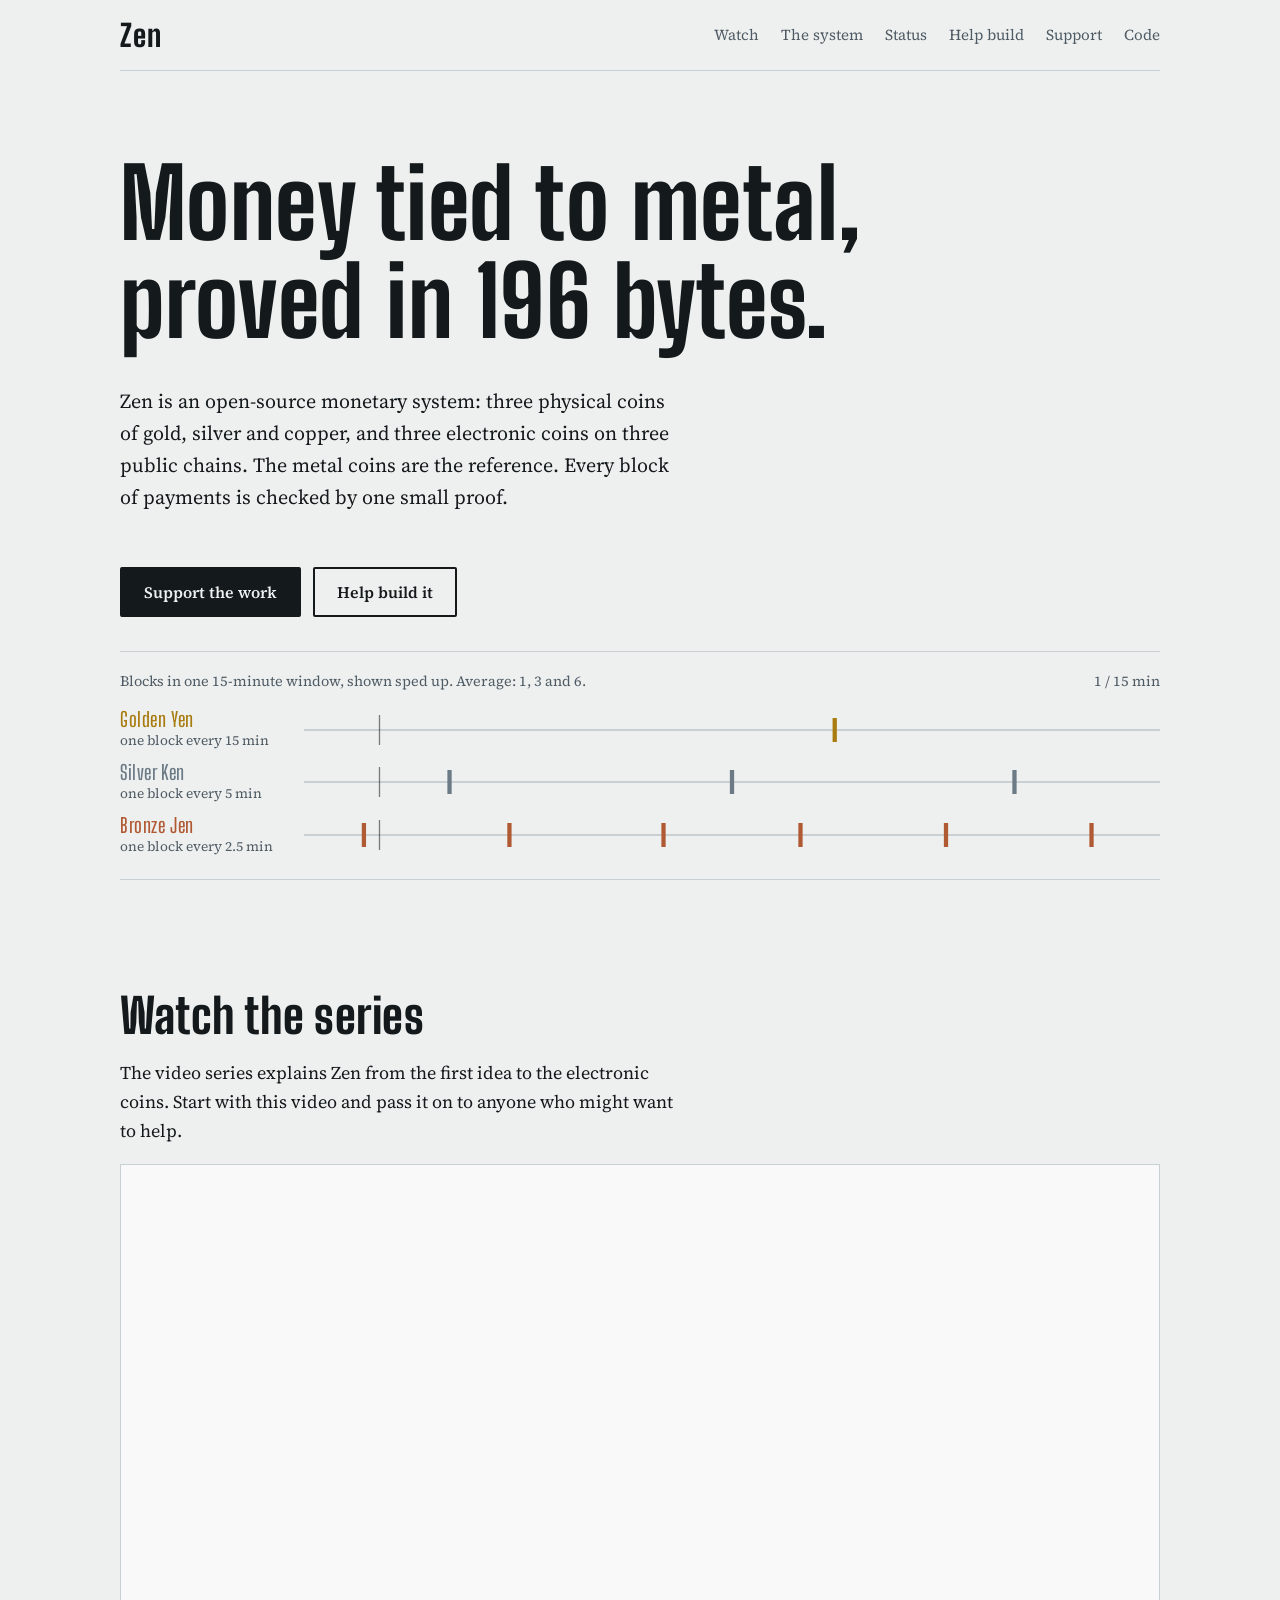
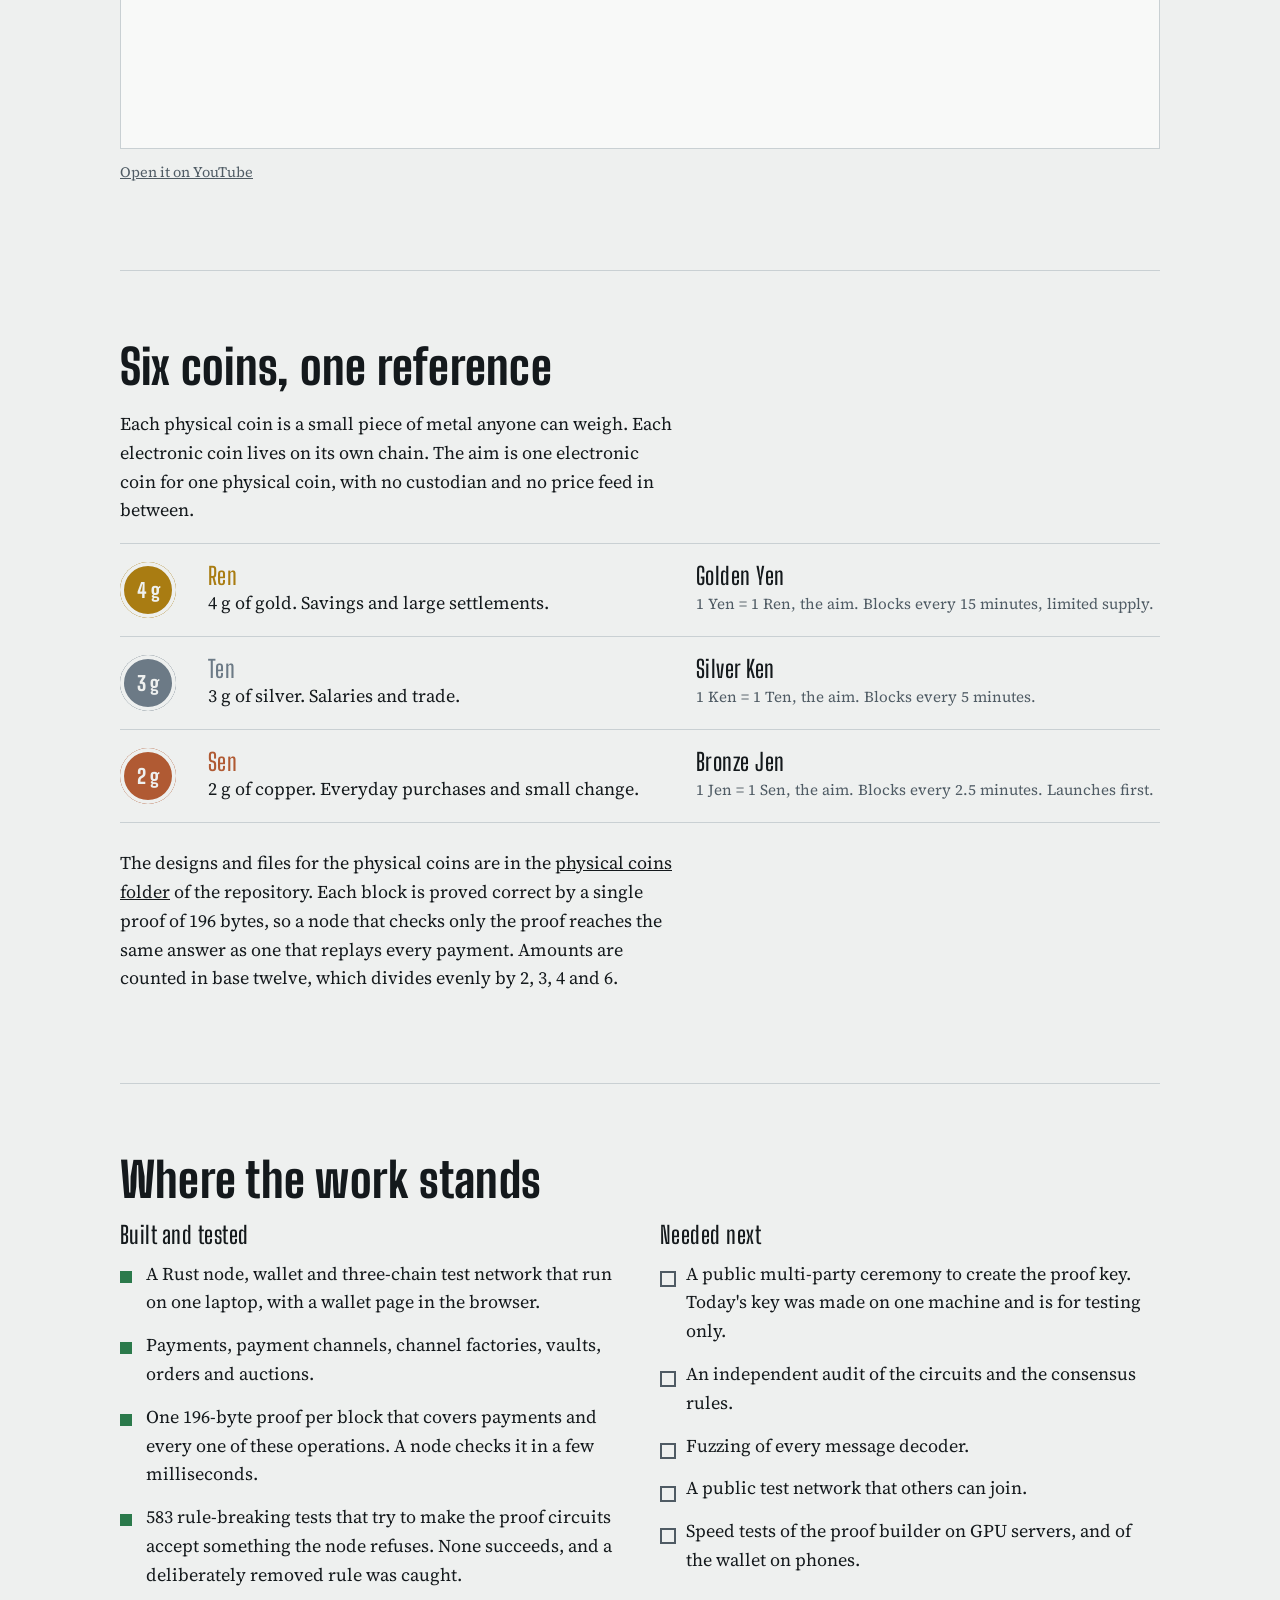
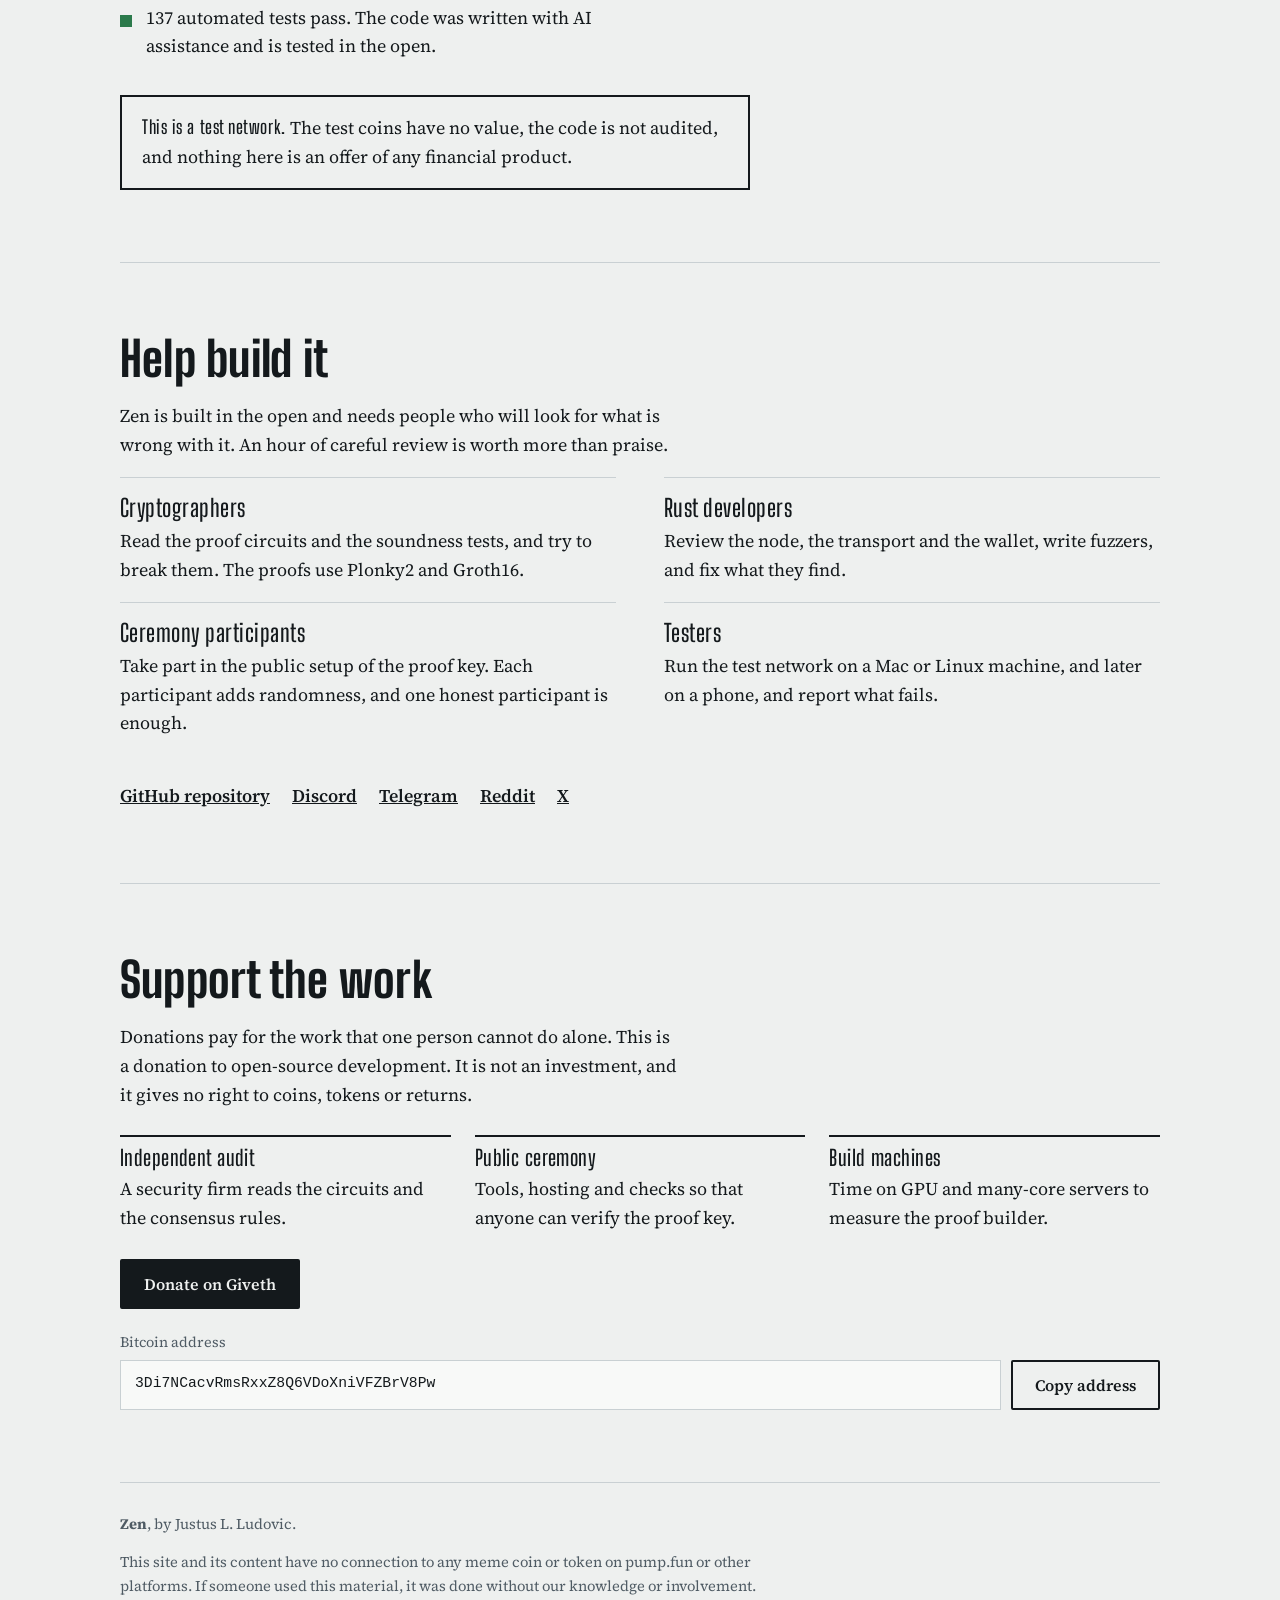
<file: docs/index.html>
<!doctype html>
<html lang="en"><head>
<meta charset="utf-8"><meta name="viewport" content="width=device-width,initial-scale=1,viewport-fit=cover">
<title>Zen Monetary System</title>
<meta name="description" content="Zen: gold, silver and copper coins, three electronic chains, one 196-byte proof per block. Open source test network.">
<link rel="preconnect" href="https://fonts.googleapis.com">
<link rel="preconnect" href="https://fonts.gstatic.com" crossorigin>
<link href="https://fonts.googleapis.com/css2?family=Big+Shoulders+Display:wght@600;800&family=Source+Serif+4:ital,opsz,wght@0,8..60,400;0,8..60,600;1,8..60,400&display=swap" rel="stylesheet">
<style>
/* Layout: one left-aligned column of 1040px. Hero = headline + three block rhythms (Yen 15 min, Ken 5, Jen 2.5).
   Everything below is quiet: status board, ways to help, support. Metals appear only as the three chain colors. */
:root{
  --bg:#eef0ef; --surface:#f8f9f8; --ink:#14191c; --ink2:#4f5b64; --rule:#c9d0d3;
  --yen:#a97c12; --ken:#6c7a86; --jen:#b05a33; --focus:#1d5fa8; --ok:#2b7a4b;
  --display:"Big Shoulders Display","Arial Narrow",Impact,sans-serif;
  --body:"Source Serif 4",Georgia,"Times New Roman",serif;
}
@media (prefers-color-scheme:dark){:root:not([data-theme="light"]){
  --bg:#0f1315; --surface:#161b1e; --ink:#e8ecee; --ink2:#a3afb7; --rule:#2c3438;
  --yen:#dcb04a; --ken:#aab6c0; --jen:#df8a62; --focus:#7db3ee; --ok:#6cc48a; color-scheme:dark}}
:root[data-theme="dark"]{
  --bg:#0f1315; --surface:#161b1e; --ink:#e8ecee; --ink2:#a3afb7; --rule:#2c3438;
  --yen:#dcb04a; --ken:#aab6c0; --jen:#df8a62; --focus:#7db3ee; --ok:#6cc48a; color-scheme:dark}
*{box-sizing:border-box}
body{margin:0;background:var(--bg);color:var(--ink);font:18px/1.6 var(--body);
  padding-left:max(16px,env(safe-area-inset-left,0px));padding-right:max(16px,env(safe-area-inset-right,0px))}
.wrap{max-width:1040px;margin:0 auto}
a{color:inherit}
a:focus-visible,button:focus-visible{outline:3px solid var(--focus);outline-offset:3px}
h1,h2,h3{font-family:var(--display);font-weight:800;line-height:1.02;margin:0;text-wrap:balance;letter-spacing:.005em}
h1{font-size:clamp(2.9rem,8.2vw,6rem)}
h2{font-size:clamp(2rem,4.6vw,3rem);margin-bottom:18px}
h3{font-size:1.5rem;font-weight:600;letter-spacing:.02em}
p{margin:0 0 1em;max-width:62ch}
.muted{color:var(--ink2)}
.small{font-size:.9rem}

header.top{display:flex;justify-content:space-between;align-items:center;gap:16px;flex-wrap:wrap;padding-block:20px;border-bottom:1px solid var(--rule)}
.brand{font:800 1.9rem/1 var(--display);letter-spacing:.04em;text-decoration:none}
nav{display:flex;gap:22px;flex-wrap:wrap;font-size:.95rem}
nav a{text-decoration:none;color:var(--ink2)}
nav a:hover{color:var(--ink);text-decoration:underline}

.hero{padding-block:clamp(36px,7vw,84px) 40px;display:grid;gap:34px}
.hero p.lede{font-size:1.25rem;max-width:56ch}
.cta{display:flex;gap:12px;flex-wrap:wrap}
.btn{display:inline-block;font:600 1rem/1 var(--body);padding:15px 22px;border:2px solid var(--ink);text-decoration:none;cursor:pointer;background:transparent;color:var(--ink);border-radius:2px}
.btn.solid{background:var(--ink);color:var(--bg)}
.btn:hover{transform:translateY(-1px)}

/* the three rhythms */
.rhythm{border-top:1px solid var(--rule);border-bottom:1px solid var(--rule);padding-block:18px}
.rhythm .cap{display:flex;justify-content:space-between;gap:12px;flex-wrap:wrap;margin-bottom:10px}
.row{display:grid;grid-template-columns:minmax(120px,170px) 1fr;gap:14px;align-items:center;padding-block:6px}
.row .nm{font:600 1.25rem/1 var(--display);letter-spacing:.03em}
.row .nm small{display:block;font:400 .85rem/1.3 var(--body);color:var(--ink2);letter-spacing:0;margin-top:3px}
svg.track{width:100%;height:30px;display:block;overflow:visible}
.base{stroke:var(--rule);stroke-width:2}
.tick{stroke-width:5;stroke-linecap:butt}
.tick.pulse{animation:pulse .9s ease-out}
@keyframes pulse{0%{stroke-width:14}100%{stroke-width:5}}
.sweep{stroke:var(--ink);stroke-width:1.5;opacity:.55}

section{padding-block:clamp(40px,6vw,72px);border-top:1px solid var(--rule)}
.hero+section{border-top:0}

/* coins */
.coins{display:grid;gap:0;margin-top:8px}
.coin{display:grid;grid-template-columns:64px minmax(0,1fr) minmax(0,1fr);gap:18px 24px;align-items:center;padding-block:18px;border-top:1px solid var(--rule)}
.coin:last-child{border-bottom:1px solid var(--rule)}
.disc{width:56px;height:56px;border-radius:50%;display:grid;place-items:center;font:800 1.25rem/1 var(--display);color:var(--bg);box-shadow:inset 0 0 0 4px var(--bg),inset 0 0 0 6px currentColor}
.disc span{color:var(--bg)}
.coin .l{min-width:0}
.coin .l b,.coin .r b{font:600 1.5rem/1.1 var(--display);letter-spacing:.02em;display:block}
.coin .r{min-width:0}
.eq{color:var(--ink2);font-size:.95rem}

/* status */
.board{display:grid;grid-template-columns:repeat(2,minmax(0,1fr));gap:40px;margin-top:10px}
.board ul{list-style:none;margin:0;padding:0;display:grid;gap:14px}
.board li{padding-left:26px;position:relative}
.board li::before{content:"";position:absolute;left:0;top:.62em;width:12px;height:12px}
.done li::before{background:var(--ok)}
.todo li::before{border:2px solid var(--ink2)}
.board h3{margin-bottom:12px}
.notice{margin-top:34px;border:2px solid var(--ink);padding:16px 20px;max-width:70ch}
.notice b{font-family:var(--display);font-size:1.15rem;letter-spacing:.03em;font-weight:600}

/* help */
.help{display:grid;grid-template-columns:repeat(2,minmax(0,1fr));gap:0 48px}
.help article{padding-block:18px;border-top:1px solid var(--rule)}
.help article p{margin:6px 0 0}
.chan{display:flex;gap:12px 22px;flex-wrap:wrap;margin-top:26px}
.chan a{font-weight:600}

.video{position:relative;aspect-ratio:16/9;max-width:100%;border:1px solid var(--rule);background:var(--surface)}
.video iframe{position:absolute;inset:0;width:100%;height:100%;border:0}
/* support */
.addr{display:flex;gap:10px;align-items:stretch;flex-wrap:wrap;margin-top:6px}
.addr code{flex:1 1 280px;min-width:0;word-break:break-all;background:var(--surface);border:1px solid var(--rule);padding:12px 14px;font:.92rem/1.4 ui-monospace,Menlo,Consolas,monospace}
.uses{display:grid;grid-template-columns:repeat(3,minmax(0,1fr));gap:24px;margin:26px 0}
.uses div{border-top:2px solid var(--ink);padding-top:10px}
.uses b{font:600 1.35rem/1.1 var(--display);letter-spacing:.02em;display:block;margin-bottom:4px}
footer{border-top:1px solid var(--rule);padding-block:30px 60px;color:var(--ink2);font-size:.92rem}
footer p{max-width:80ch}

@media (max-width:760px){
  .board,.help{grid-template-columns:minmax(0,1fr);gap:28px}
  .uses{grid-template-columns:minmax(0,1fr)}
  .coin{grid-template-columns:56px minmax(0,1fr)}
  .coin .r{grid-column:2}
  .row{grid-template-columns:minmax(0,1fr)}
  body{font-size:17px}
}
@media (prefers-reduced-motion:reduce){.tick.pulse{animation:none}.btn:hover{transform:none}}
</style>
</head><body>

<div class="wrap">
<header class="top">
  <a class="brand" href="#top">Zen</a>
  <nav aria-label="Sections"><a href="#series">Watch</a><a href="#system">The system</a><a href="#status">Status</a><a href="#help">Help build</a><a href="#support">Support</a><a href="https://github.com/YoshiTakeshi/Zen" target="_blank" rel="noopener">Code</a></nav>
</header>

<main id="top">
<div class="hero">
  <h1>Money tied to metal, proved in 196 bytes.</h1>
  <p class="lede">Zen is an open-source monetary system: three physical coins of gold, silver and copper, and three electronic coins on three public chains. The metal coins are the reference. Every block of payments is checked by one small proof.</p>
  <div class="cta">
    <a class="btn solid" id="giveth" href="#support">Support the work</a>
    <a class="btn" href="#help">Help build it</a>
  </div>

  <div class="rhythm" aria-label="Average blocks found in fifteen minutes on each chain">
    <div class="cap"><span class="small muted">Blocks in one 15-minute window, shown sped up. Average: 1, 3 and 6.</span><span class="small muted" id="clock">0 / 15 min</span></div>
    <div class="row"><div class="nm" style="color:var(--yen)">Golden Yen<small>one block every 15 min</small></div>
      <svg class="track" viewBox="0 0 1000 30" preserveAspectRatio="none" aria-hidden="true" data-ticks="0.62" data-color="var(--yen)"></svg></div>
    <div class="row"><div class="nm" style="color:var(--ken)">Silver Ken<small>one block every 5 min</small></div>
      <svg class="track" viewBox="0 0 1000 30" preserveAspectRatio="none" aria-hidden="true" data-ticks="0.17,0.5,0.83" data-color="var(--ken)"></svg></div>
    <div class="row"><div class="nm" style="color:var(--jen)">Bronze Jen<small>one block every 2.5 min</small></div>
      <svg class="track" viewBox="0 0 1000 30" preserveAspectRatio="none" aria-hidden="true" data-ticks="0.07,0.24,0.42,0.58,0.75,0.92" data-color="var(--jen)"></svg></div>
  </div>
</div>

<section id="series">
  <h2>Watch the series</h2>
  <p>The video series explains Zen from the first idea to the electronic coins. Start with this video and pass it on to anyone who might want to help.</p>
  <div class="video"><iframe src="https://www.youtube-nocookie.com/embed/c3Mrpw75twc" title="Zen video series" loading="lazy" allow="accelerometer; encrypted-media; gyroscope; picture-in-picture" allowfullscreen referrerpolicy="strict-origin-when-cross-origin"></iframe></div>
  <p class="small muted" style="margin-top:12px"><a href="https://www.youtube.com/watch?v=c3Mrpw75twc" target="_blank" rel="noopener">Open it on YouTube</a></p>
</section>

<section id="system">
  <h2>Six coins, one reference</h2>
  <p>Each physical coin is a small piece of metal anyone can weigh. Each electronic coin lives on its own chain. The aim is one electronic coin for one physical coin, with no custodian and no price feed in between.</p>
  <div class="coins" role="list">
    <div class="coin" role="listitem"><div class="disc" style="background:var(--yen);color:var(--yen)"><span>4 g</span></div>
      <div class="l"><b style="color:var(--yen)">Ren</b>4 g of gold. Savings and large settlements.</div>
      <div class="r"><b>Golden Yen</b><span class="eq">1 Yen = 1 Ren, the aim. Blocks every 15 minutes, limited supply.</span></div></div>
    <div class="coin" role="listitem"><div class="disc" style="background:var(--ken);color:var(--ken)"><span>3 g</span></div>
      <div class="l"><b style="color:var(--ken)">Ten</b>3 g of silver. Salaries and trade.</div>
      <div class="r"><b>Silver Ken</b><span class="eq">1 Ken = 1 Ten, the aim. Blocks every 5 minutes.</span></div></div>
    <div class="coin" role="listitem"><div class="disc" style="background:var(--jen);color:var(--jen)"><span>2 g</span></div>
      <div class="l"><b style="color:var(--jen)">Sen</b>2 g of copper. Everyday purchases and small change.</div>
      <div class="r"><b>Bronze Jen</b><span class="eq">1 Jen = 1 Sen, the aim. Blocks every 2.5 minutes. Launches first.</span></div></div>
  </div>
  <p style="margin-top:26px">The designs and files for the physical coins are in the <a href="https://github.com/YoshiTakeshi/Zen/tree/main/L1%20-%20Physical%20Coins" target="_blank" rel="noopener">physical coins folder</a> of the repository. Each block is proved correct by a single proof of 196 bytes, so a node that checks only the proof reaches the same answer as one that replays every payment. Amounts are counted in base twelve, which divides evenly by 2, 3, 4 and 6.</p>
</section>

<section id="status">
  <h2>Where the work stands</h2>
  <div class="board">
    <div class="done"><h3>Built and tested</h3>
      <ul>
        <li>A Rust node, wallet and three-chain test network that run on one laptop, with a wallet page in the browser.</li>
        <li>Payments, payment channels, channel factories, vaults, orders and auctions.</li>
        <li>One 196-byte proof per block that covers payments and every one of these operations. A node checks it in a few milliseconds.</li>
        <li>583 rule-breaking tests that try to make the proof circuits accept something the node refuses. None succeeds, and a deliberately removed rule was caught.</li>
        <li>137 automated tests pass. The code was written with AI assistance and is tested in the open.</li>
      </ul></div>
    <div class="todo"><h3>Needed next</h3>
      <ul>
        <li>A public multi-party ceremony to create the proof key. Today's key was made on one machine and is for testing only.</li>
        <li>An independent audit of the circuits and the consensus rules.</li>
        <li>Fuzzing of every message decoder.</li>
        <li>A public test network that others can join.</li>
        <li>Speed tests of the proof builder on GPU servers, and of the wallet on phones.</li>
      </ul></div>
  </div>
  <div class="notice"><b>This is a test network.</b> The test coins have no value, the code is not audited, and nothing here is an offer of any financial product.</div>
</section>

<section id="help">
  <h2>Help build it</h2>
  <p>Zen is built in the open and needs people who will look for what is wrong with it. An hour of careful review is worth more than praise.</p>
  <div class="help">
    <article><h3>Cryptographers</h3><p>Read the proof circuits and the soundness tests, and try to break them. The proofs use Plonky2 and Groth16.</p></article>
    <article><h3>Rust developers</h3><p>Review the node, the transport and the wallet, write fuzzers, and fix what they find.</p></article>
    <article><h3>Ceremony participants</h3><p>Take part in the public setup of the proof key. Each participant adds randomness, and one honest participant is enough.</p></article>
    <article><h3>Testers</h3><p>Run the test network on a Mac or Linux machine, and later on a phone, and report what fails.</p></article>
  </div>
  <div class="chan"><a href="https://github.com/YoshiTakeshi/Zen" target="_blank" rel="noopener">GitHub repository</a><a href="https://discord.gg/sq2ANhXUP5" target="_blank" rel="noopener">Discord</a><a href="https://t.me/NenUserz" target="_blank" rel="noopener">Telegram</a><a href="https://reddit.com/r/NenUsers" target="_blank" rel="noopener">Reddit</a><a href="https://x.com/LudovicJustus" target="_blank" rel="noopener">X</a></div>
</section>

<section id="support">
  <h2>Support the work</h2>
  <p>Donations pay for the work that one person cannot do alone. This is a donation to open-source development. It is not an investment, and it gives no right to coins, tokens or returns.</p>
  <div class="uses">
    <div><b>Independent audit</b>A security firm reads the circuits and the consensus rules.</div>
    <div><b>Public ceremony</b>Tools, hosting and checks so that anyone can verify the proof key.</div>
    <div><b>Build machines</b>Time on GPU and many-core servers to measure the proof builder.</div>
  </div>
  <div class="cta" id="givethRow" hidden><a class="btn solid" id="givethBtn" href="#" target="_blank" rel="noopener">Donate on Giveth</a></div>
  <p class="small muted" style="margin:22px 0 6px">Bitcoin address</p>
  <div class="addr"><code id="btc">3Di7NCacvRmsRxxZ8Q6VDoXniVFZBrV8Pw</code><button class="btn" id="copy" type="button">Copy address</button></div>
</section>
</main>

<footer>
  <p><b>Zen</b>, by Justus L. Ludovic.</p>
  <p>This site and its content have no connection to any meme coin or token on pump.fun or other platforms. If someone used this material, it was done without our knowledge or involvement.</p>
</footer>
</div>

<script>
(function(){
  // Set this to the project's Giveth address to show the donate button.
  var GIVETH_URL = "https://www.giveth.io/project/zen-money-you-can-hold-and-send";
  if (GIVETH_URL) {
    var b = document.getElementById("givethBtn"); b.href = GIVETH_URL;
    document.getElementById("givethRow").hidden = false;
    var h = document.getElementById("giveth"); h.href = GIVETH_URL; h.target = "_blank"; h.rel = "noopener";
  }

  // Copy button
  var copy = document.getElementById("copy"), btc = document.getElementById("btc");
  copy.addEventListener("click", function(){
    var done = function(ok){ copy.textContent = ok ? "Copied" : "Select and copy"; setTimeout(function(){ copy.textContent = "Copy address"; }, 1800); };
    try {
      navigator.clipboard.writeText(btc.textContent).then(function(){ done(true); }, function(){ sel(); done(false); });
    } catch (e) { sel(); done(false); }
    function sel(){ var r = document.createRange(); r.selectNodeContents(btc); var s = getSelection(); s.removeAllRanges(); s.addRange(r); }
  });

  // Block rhythms: all ticks are drawn at rest; a sweep line crosses a 15-minute window in 24 s and each tick pulses as it passes.
  var NS = "http://www.w3.org/2000/svg", rows = [], ticks = [];
  document.querySelectorAll("svg.track").forEach(function(svg){
    var line = document.createElementNS(NS, "line");
    line.setAttribute("x1", 0); line.setAttribute("x2", 1000); line.setAttribute("y1", 15); line.setAttribute("y2", 15);
    line.setAttribute("class", "base"); svg.appendChild(line);
    svg.dataset.ticks.split(",").forEach(function(p){
      var x = parseFloat(p) * 1000, t = document.createElementNS(NS, "line");
      t.setAttribute("x1", x); t.setAttribute("x2", x); t.setAttribute("y1", 3); t.setAttribute("y2", 27);
      t.setAttribute("class", "tick"); t.style.stroke = svg.dataset.color; svg.appendChild(t);
      ticks.push({el: t, at: parseFloat(p), fired: false});
    });
    var sw = document.createElementNS(NS, "line");
    sw.setAttribute("class", "sweep"); sw.setAttribute("y1", 0); sw.setAttribute("y2", 30); sw.setAttribute("x1", 0); sw.setAttribute("x2", 0);
    svg.appendChild(sw); rows.push(sw);
  });
  var clock = document.getElementById("clock");
  var still = window.matchMedia && matchMedia("(prefers-reduced-motion: reduce)").matches;
  if (still) { rows.forEach(function(s){ s.style.display = "none"; }); clock.textContent = "15 min"; return; }
  var LOOP = 24000, t0 = performance.now(), last = 0;
  function frame(now){
    var f = ((now - t0) % LOOP) / LOOP;
    if (f < last) ticks.forEach(function(t){ t.fired = false; });
    last = f;
    rows.forEach(function(s){ s.setAttribute("x1", f * 1000); s.setAttribute("x2", f * 1000); });
    ticks.forEach(function(t){
      if (!t.fired && f >= t.at) { t.fired = true; t.el.classList.remove("pulse"); void t.el.getBoundingClientRect(); t.el.classList.add("pulse"); }
    });
    clock.textContent = Math.floor(f * 15) + " / 15 min";
    requestAnimationFrame(frame);
  }
  requestAnimationFrame(frame);
})();
</script>

</body></html>
</file>
